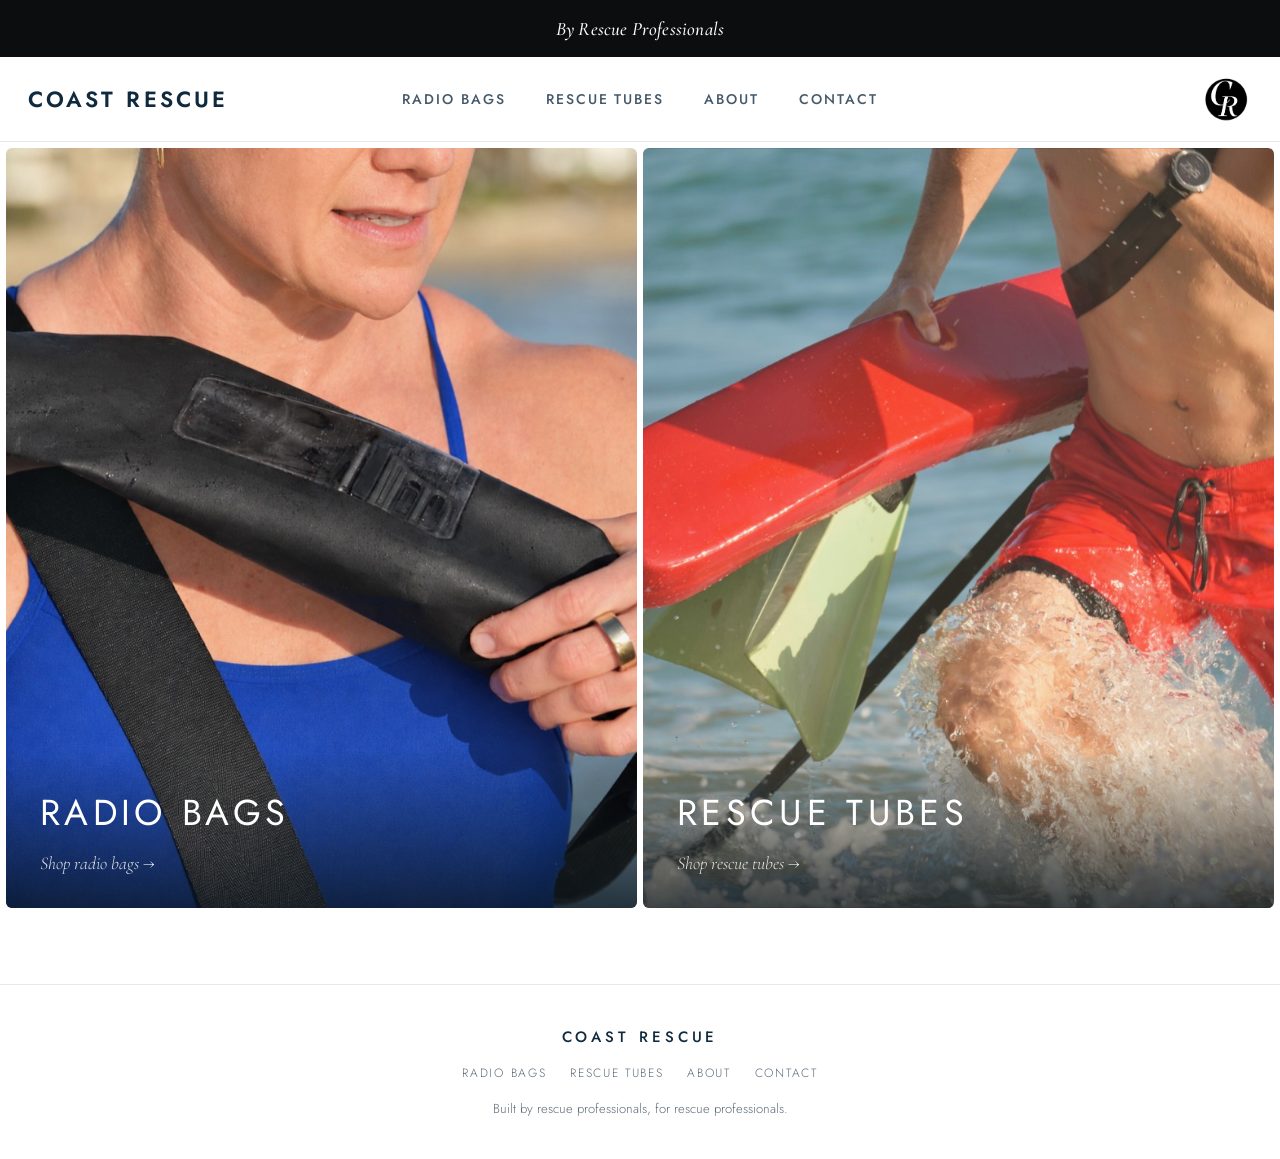
<file: index.html>
<!DOCTYPE html>
<html lang="en">
<head>
<meta charset="UTF-8">
<meta name="viewport" content="width=device-width, initial-scale=1.0">
<title>Coast Rescue — Rescue Tubes &amp; Radio Bags by Rescue Professionals</title>
<meta name="description" content="Coast Rescue builds durable, comfortable, reliable rescue tubes and waterproof radio bags — designed by ocean lifeguards for life in the water.">
<link rel="icon" href="assets/logo.png">
<link rel="preconnect" href="https://fonts.googleapis.com">
<link rel="preconnect" href="https://fonts.gstatic.com" crossorigin>
<link href="https://fonts.googleapis.com/css2?family=Jost:wght@300;400;500;600&family=Cormorant+Garamond:ital,wght@0,400;0,500;1,400;1,500&display=swap" rel="stylesheet">
<link rel="stylesheet" href="styles.css">
</head>
<body>

<div class="tagline-bar">By Rescue Professionals</div>
<header class="site-header">
  <nav class="nav">
    <a class="brand" href="index.html">Coast Rescue</a>
    <button class="nav-toggle" aria-label="Menu" onclick="document.getElementById('navlinks').classList.toggle('open')">&#9776;</button>
    <div class="nav-links" id="navlinks">
      <a href="radio-bags.html">Radio Bags</a>
      <a href="rescue-tubes.html">Rescue Tubes</a>
      <a href="about.html">About</a>
      <a href="contact.html">Contact</a>
    </div>
    <a class="brand-logo" href="index.html" aria-label="Coast Rescue home"><img src="assets/logo.png" alt="Coast Rescue logo"></a>
  </nav>
</header>

<main class="home-hero">
  <a class="hero-tile" href="radio-bags.html">
    <img src="assets/hero-radio.png" alt="Lifeguard with a Coast Rescue waterproof radio bag over the shoulder">
    <div class="label">
      <h2>Radio Bags</h2>
      <span class="go">Shop radio bags &rarr;</span>
    </div>
  </a>
  <a class="hero-tile" href="rescue-tubes.html">
    <img src="assets/hero-tube.jpg" alt="Lifeguard running out of the water with a Coast Rescue rescue tube">
    <div class="label">
      <h2>Rescue Tubes</h2>
      <span class="go">Shop rescue tubes &rarr;</span>
    </div>
  </a>
</main>

<footer class="site-footer">
  <div class="fname">Coast Rescue</div>
  <div class="flinks">
    <a href="radio-bags.html">Radio Bags</a>
    <a href="rescue-tubes.html">Rescue Tubes</a>
    <a href="about.html">About</a>
    <a href="contact.html">Contact</a>
  </div>
  <div>Built by rescue professionals, for rescue professionals.</div>
</footer>

</body>
</html>
</file>
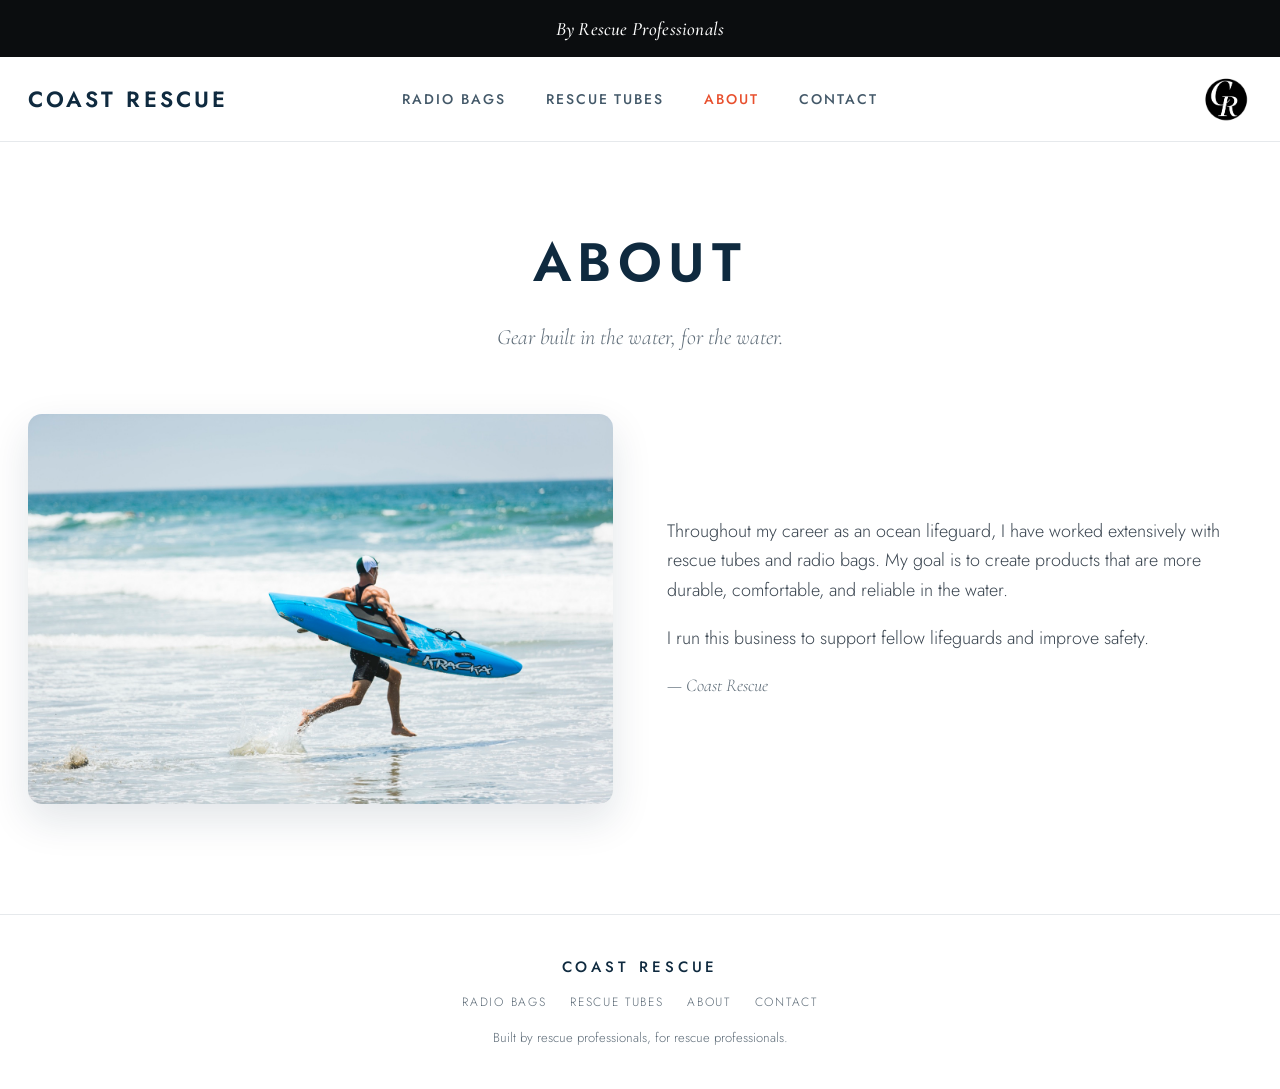
<file: about.html>
<!DOCTYPE html>
<html lang="en">
<head>
<meta charset="UTF-8">
<meta name="viewport" content="width=device-width, initial-scale=1.0">
<title>About — Coast Rescue</title>
<meta name="description" content="Coast Rescue is run by an ocean lifeguard building more durable, comfortable, and reliable rescue gear to support fellow lifeguards and improve safety.">
<link rel="icon" href="assets/logo.png">
<link rel="preconnect" href="https://fonts.googleapis.com">
<link rel="preconnect" href="https://fonts.gstatic.com" crossorigin>
<link href="https://fonts.googleapis.com/css2?family=Jost:wght@300;400;500;600&family=Cormorant+Garamond:ital,wght@0,400;0,500;1,400;1,500&display=swap" rel="stylesheet">
<link rel="stylesheet" href="styles.css">
</head>
<body>

<div class="tagline-bar">By Rescue Professionals</div>
<header class="site-header">
  <nav class="nav">
    <a class="brand" href="index.html">Coast Rescue</a>
    <button class="nav-toggle" aria-label="Menu" onclick="document.getElementById('navlinks').classList.toggle('open')">&#9776;</button>
    <div class="nav-links" id="navlinks">
      <a href="radio-bags.html">Radio Bags</a>
      <a href="rescue-tubes.html">Rescue Tubes</a>
      <a href="about.html" class="active">About</a>
      <a href="contact.html">Contact</a>
    </div>
    <a class="brand-logo" href="index.html" aria-label="Coast Rescue home"><img src="assets/logo.png" alt="Coast Rescue logo"></a>
  </nav>
</header>

<div class="page">
  <div class="page-head">
    <h1>About</h1>
    <p>Gear built in the water, for the water.</p>
  </div>

  <section class="about-grid">
    <img src="assets/about.jpg" alt="Ocean lifeguard at the coast">
    <div class="about-copy">
      <p>Throughout my career as an ocean lifeguard, I have worked extensively with rescue tubes and radio bags. My goal is to create products that are more durable, comfortable, and reliable in the water.</p>
      <p>I run this business to support fellow lifeguards and improve safety.</p>
      <p class="sig">— Coast Rescue</p>
    </div>
  </section>
</div>

<footer class="site-footer">
  <div class="fname">Coast Rescue</div>
  <div class="flinks">
    <a href="radio-bags.html">Radio Bags</a>
    <a href="rescue-tubes.html">Rescue Tubes</a>
    <a href="about.html">About</a>
    <a href="contact.html">Contact</a>
  </div>
  <div>Built by rescue professionals, for rescue professionals.</div>
</footer>

</body>
</html>
</file>
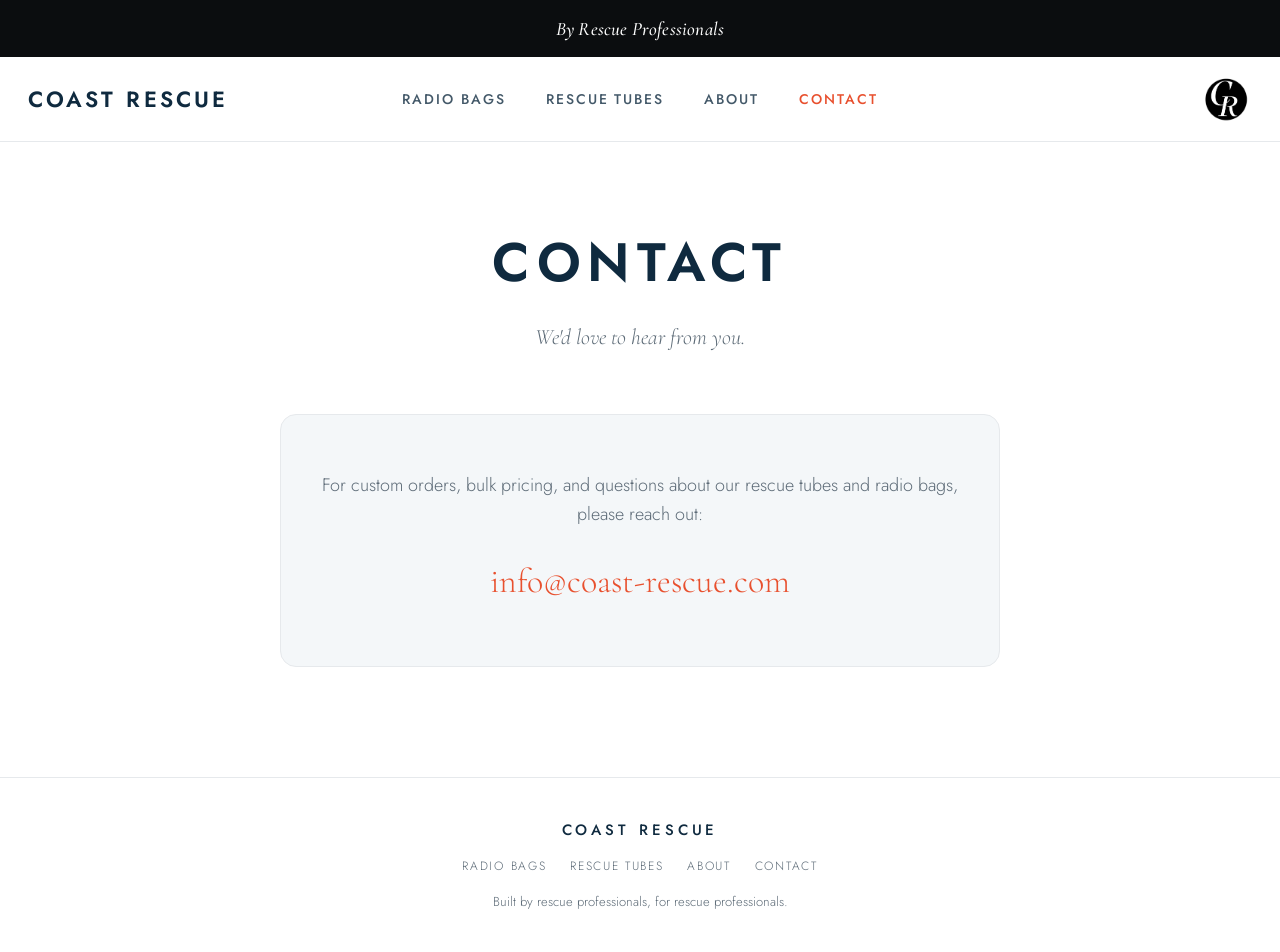
<file: contact.html>
<!DOCTYPE html>
<html lang="en">
<head>
<meta charset="UTF-8">
<meta name="viewport" content="width=device-width, initial-scale=1.0">
<title>Contact — Coast Rescue</title>
<meta name="description" content="Contact Coast Rescue for custom orders and questions about rescue tubes and waterproof radio bags.">
<link rel="icon" href="assets/logo.png">
<link rel="preconnect" href="https://fonts.googleapis.com">
<link rel="preconnect" href="https://fonts.gstatic.com" crossorigin>
<link href="https://fonts.googleapis.com/css2?family=Jost:wght@300;400;500;600&family=Cormorant+Garamond:ital,wght@0,400;0,500;1,400;1,500&display=swap" rel="stylesheet">
<link rel="stylesheet" href="styles.css">
</head>
<body>

<div class="tagline-bar">By Rescue Professionals</div>
<header class="site-header">
  <nav class="nav">
    <a class="brand" href="index.html">Coast Rescue</a>
    <button class="nav-toggle" aria-label="Menu" onclick="document.getElementById('navlinks').classList.toggle('open')">&#9776;</button>
    <div class="nav-links" id="navlinks">
      <a href="radio-bags.html">Radio Bags</a>
      <a href="rescue-tubes.html">Rescue Tubes</a>
      <a href="about.html">About</a>
      <a href="contact.html" class="active">Contact</a>
    </div>
    <a class="brand-logo" href="index.html" aria-label="Coast Rescue home"><img src="assets/logo.png" alt="Coast Rescue logo"></a>
  </nav>
</header>

<div class="page">
  <div class="page-head">
    <h1>Contact</h1>
    <p>We'd love to hear from you.</p>
  </div>

  <div class="contact-wrap">
    <div class="contact-card">
      <p>For custom orders, bulk pricing, and questions about our rescue tubes and radio bags, please reach out:</p>
      <a class="email" href="mailto:info@coast-rescue.com">info@coast-rescue.com</a>
    </div>
  </div>
</div>

<footer class="site-footer">
  <div class="fname">Coast Rescue</div>
  <div class="flinks">
    <a href="radio-bags.html">Radio Bags</a>
    <a href="rescue-tubes.html">Rescue Tubes</a>
    <a href="about.html">About</a>
    <a href="contact.html">Contact</a>
  </div>
  <div>Built by rescue professionals, for rescue professionals.</div>
</footer>

</body>
</html>
</file>
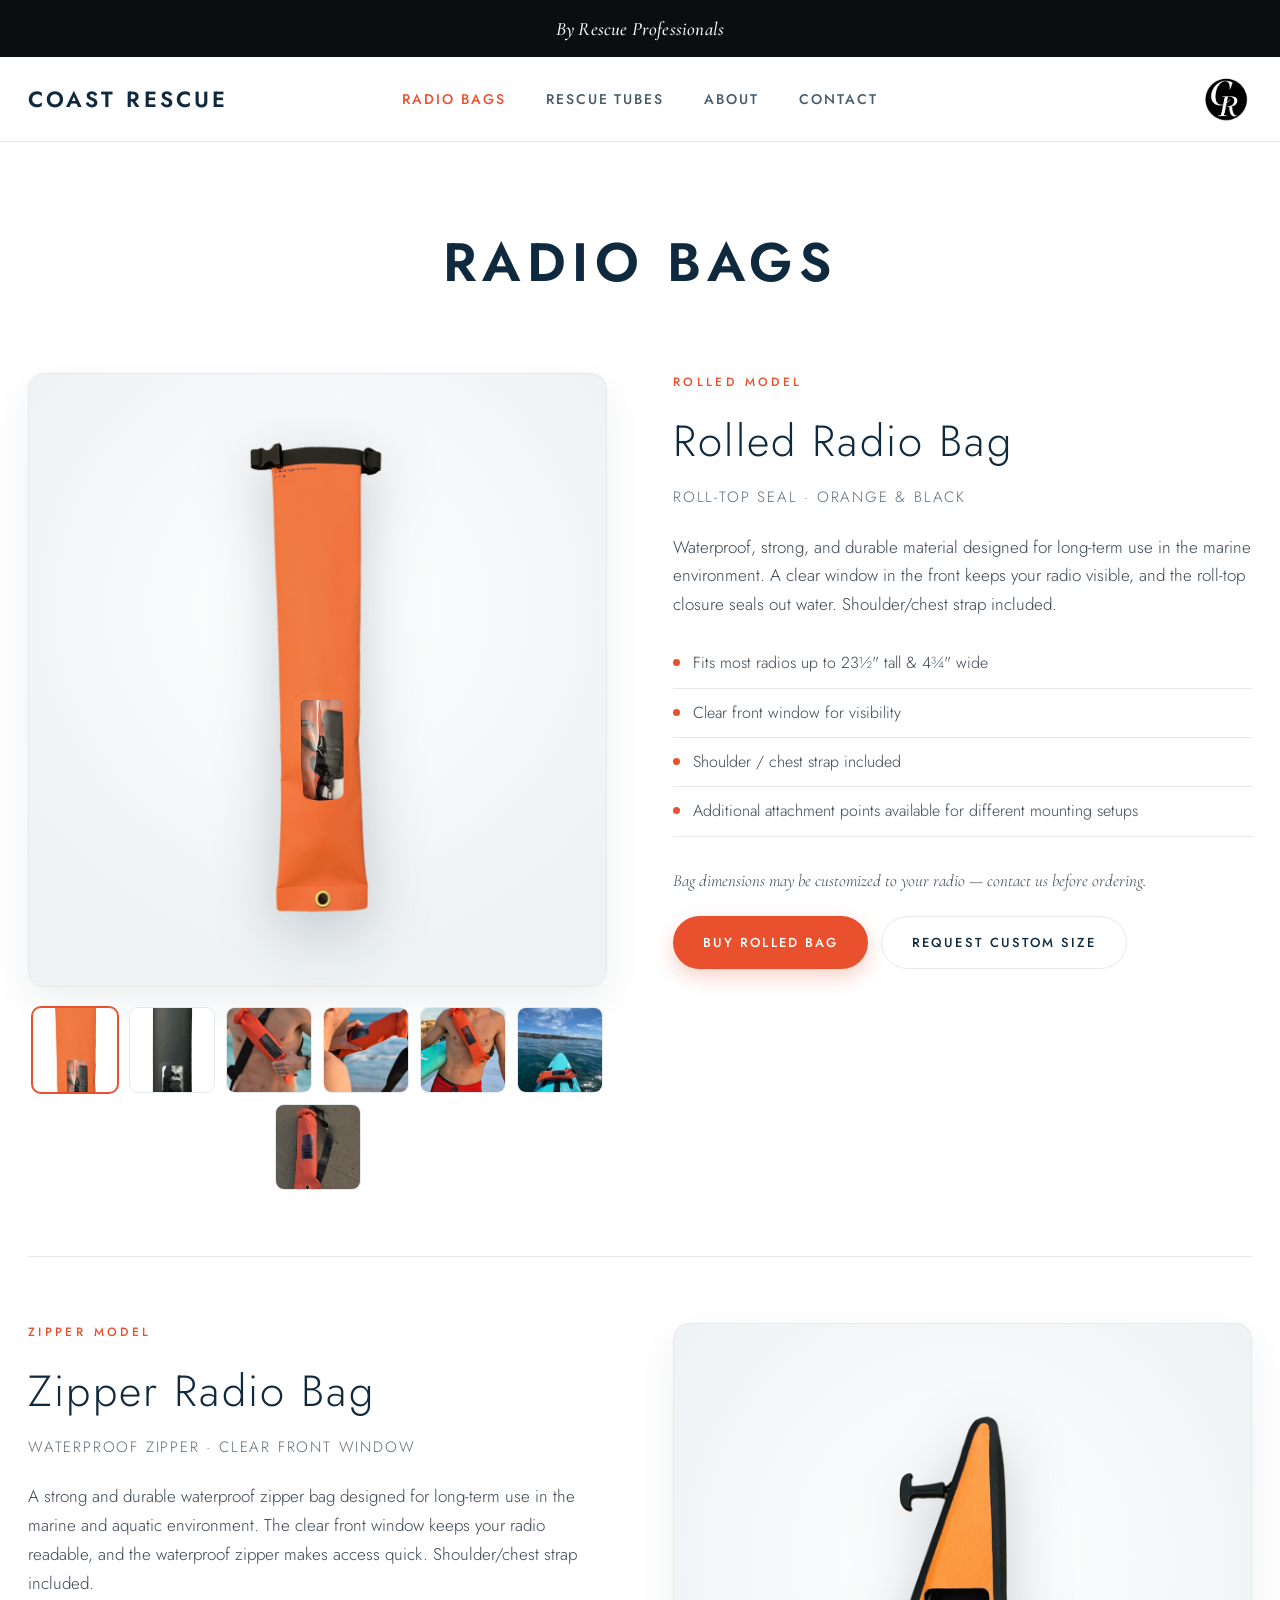
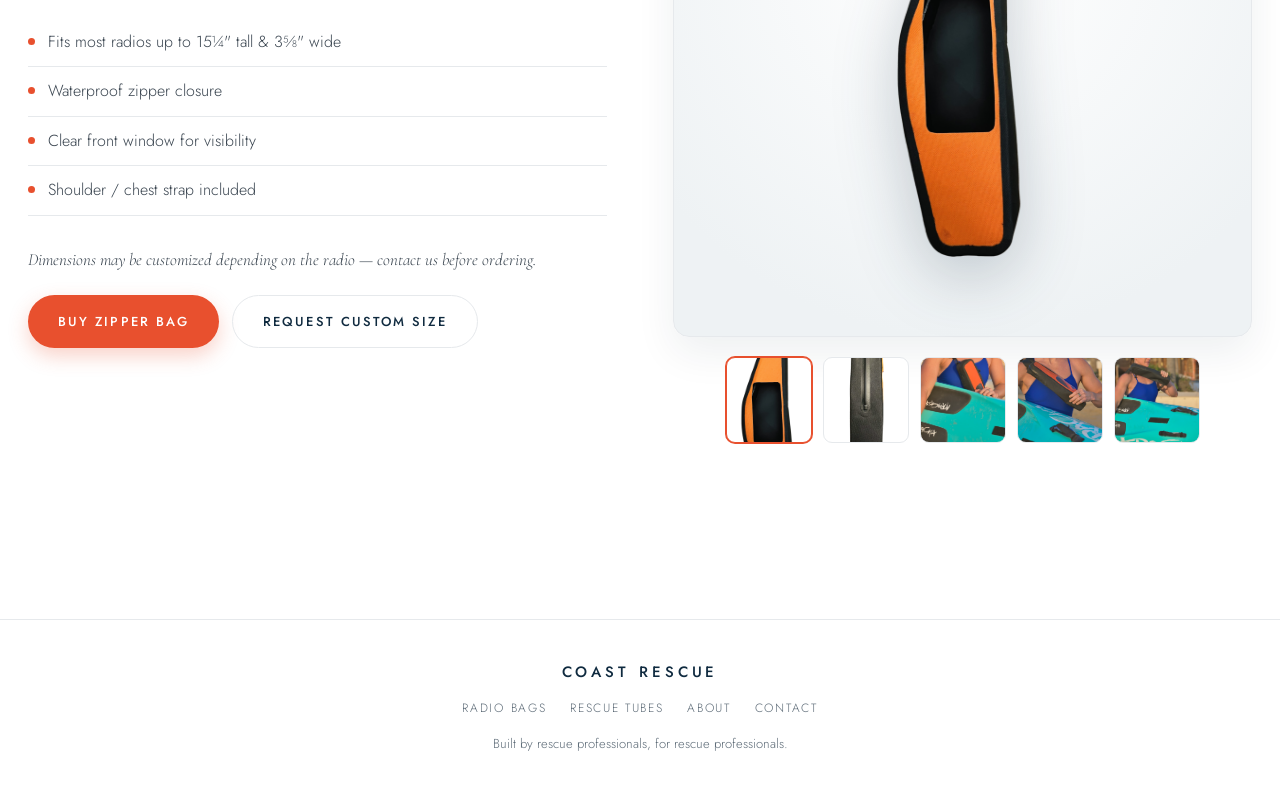
<file: radio-bags.html>
<!DOCTYPE html>
<html lang="en">
<head>
<meta charset="UTF-8">
<meta name="viewport" content="width=device-width, initial-scale=1.0">
<title>Radio Bags — Coast Rescue</title>
<meta name="description" content="Waterproof, durable radio bags for the marine environment — rolled and zipper models with a clear front window. Shoulder/chest strap included. Custom sizing available.">
<link rel="icon" href="assets/logo.png">
<link rel="preconnect" href="https://fonts.googleapis.com">
<link rel="preconnect" href="https://fonts.gstatic.com" crossorigin>
<link href="https://fonts.googleapis.com/css2?family=Jost:wght@300;400;500;600&family=Cormorant+Garamond:ital,wght@0,400;0,500;1,400;1,500&display=swap" rel="stylesheet">
<link rel="stylesheet" href="styles.css">
</head>
<body>

<div class="tagline-bar">By Rescue Professionals</div>
<header class="site-header">
  <nav class="nav">
    <a class="brand" href="index.html">Coast Rescue</a>
    <button class="nav-toggle" aria-label="Menu" onclick="document.getElementById('navlinks').classList.toggle('open')">&#9776;</button>
    <div class="nav-links" id="navlinks">
      <a href="radio-bags.html" class="active">Radio Bags</a>
      <a href="rescue-tubes.html">Rescue Tubes</a>
      <a href="about.html">About</a>
      <a href="contact.html">Contact</a>
    </div>
    <a class="brand-logo" href="index.html" aria-label="Coast Rescue home"><img src="assets/logo.png" alt="Coast Rescue logo"></a>
  </nav>
</header>

<div class="page">
  <div class="page-head">
    <h1>Radio Bags</h1>
  </div>

  <!-- Rolled Bag -->
  <section class="product">
    <div class="product-gallery">
      <div class="product-media">
        <img src="assets/rolled-orange.png" alt="Coast Rescue rolled waterproof radio bag in orange">
      </div>
      <div class="thumbs">
        <button class="thumb active" type="button"><img src="assets/rolled-orange.png" alt="Rolled radio bag in orange"></button>
        <button class="thumb" type="button"><img src="assets/rolled-black.png" alt="Rolled radio bag in black"></button>
        <button class="thumb" type="button"><img src="assets/rolled-life-1.png" alt="Lifeguard running holding the radio bag"></button>
        <button class="thumb" type="button"><img src="assets/rolled-radio-mouth.png" alt="Lifeguard talking into a radio in the orange bag"></button>
        <button class="thumb" type="button"><img src="assets/rolled-profile.png" alt="Radio visible through the bag's clear window, worn across the chest"></button>
        <button class="thumb" type="button"><img src="assets/rolled-paddleboard.png" alt="Radio bag strapped to a paddleboard on the water"></button>
        <button class="thumb" type="button"><img src="assets/rolled-life-2.png" alt="Radio bag resting in the sand"></button>
      </div>
    </div>
    <div class="product-info">
      <div class="eyebrow">Rolled Model</div>
      <h2>Rolled Radio Bag</h2>
      <p class="sub">Roll-top seal &middot; orange &amp; black</p>
      <p>Waterproof, strong, and durable material designed for long-term use in the marine environment. A clear window in the front keeps your radio visible, and the roll-top closure seals out water. Shoulder/chest strap included.</p>
      <ul class="specs">
        <li>Fits most radios up to 23&frac12;&quot; tall &amp; 4&frac34;&quot; wide</li>
        <li>Clear front window for visibility</li>
        <li>Shoulder / chest strap included</li>
        <li>Additional attachment points available for different mounting setups</li>
      </ul>
      <p class="price">Bag dimensions may be customized to your radio — contact us before ordering.</p>
      <div class="btn-row">
        <a class="btn btn-primary" href="https://checkout.square.site/merchant/MLB7DEGT270Q4/checkout/UKSWK2ZDPJLP7Y6W42RCUIJO" target="_blank" rel="noopener">Buy Rolled Bag</a>
        <a class="btn btn-outline" href="contact.html">Request Custom Size</a>
      </div>
    </div>
  </section>

  <!-- Zipper Bag -->
  <section class="product reverse">
    <div class="product-gallery">
      <div class="product-media">
        <img src="assets/zipper.png" alt="Coast Rescue zipper waterproof radio bag">
      </div>
      <div class="thumbs">
        <button class="thumb active" type="button"><img src="assets/zipper.png" alt="Zipper radio bag front"></button>
        <button class="thumb" type="button"><img src="assets/zipper-side.png" alt="Side view of the zipper radio bag"></button>
        <button class="thumb" type="button"><img src="assets/zipper-life-1.jpg" alt="Zipper radio bag in use"></button>
        <button class="thumb" type="button"><img src="assets/zipper-2.jpg" alt="Zipper radio bag detail"></button>
        <button class="thumb" type="button"><img src="assets/zipper-3.jpg" alt="Zipper radio bag detail"></button>
      </div>
    </div>
    <div class="product-info">
      <div class="eyebrow">Zipper Model</div>
      <h2>Zipper Radio Bag</h2>
      <p class="sub">Waterproof zipper &middot; clear front window</p>
      <p>A strong and durable waterproof zipper bag designed for long-term use in the marine and aquatic environment. The clear front window keeps your radio readable, and the waterproof zipper makes access quick. Shoulder/chest strap included.</p>
      <ul class="specs">
        <li>Fits most radios up to 15&frac14;&quot; tall &amp; 3&frac58;&quot; wide</li>
        <li>Waterproof zipper closure</li>
        <li>Clear front window for visibility</li>
        <li>Shoulder / chest strap included</li>
      </ul>
      <p class="price">Dimensions may be customized depending on the radio — contact us before ordering.</p>
      <div class="btn-row">
        <a class="btn btn-primary" href="https://checkout.square.site/merchant/MLB7DEGT270Q4/checkout/N5MATLOF4MBFYW2CEIYKPJTH" target="_blank" rel="noopener">Buy Zipper Bag</a>
        <a class="btn btn-outline" href="contact.html">Request Custom Size</a>
      </div>
    </div>
  </section>
</div>

<script src="gallery.js"></script>

<footer class="site-footer">
  <div class="fname">Coast Rescue</div>
  <div class="flinks">
    <a href="radio-bags.html">Radio Bags</a>
    <a href="rescue-tubes.html">Rescue Tubes</a>
    <a href="about.html">About</a>
    <a href="contact.html">Contact</a>
  </div>
  <div>Built by rescue professionals, for rescue professionals.</div>
</footer>

</body>
</html>
</file>
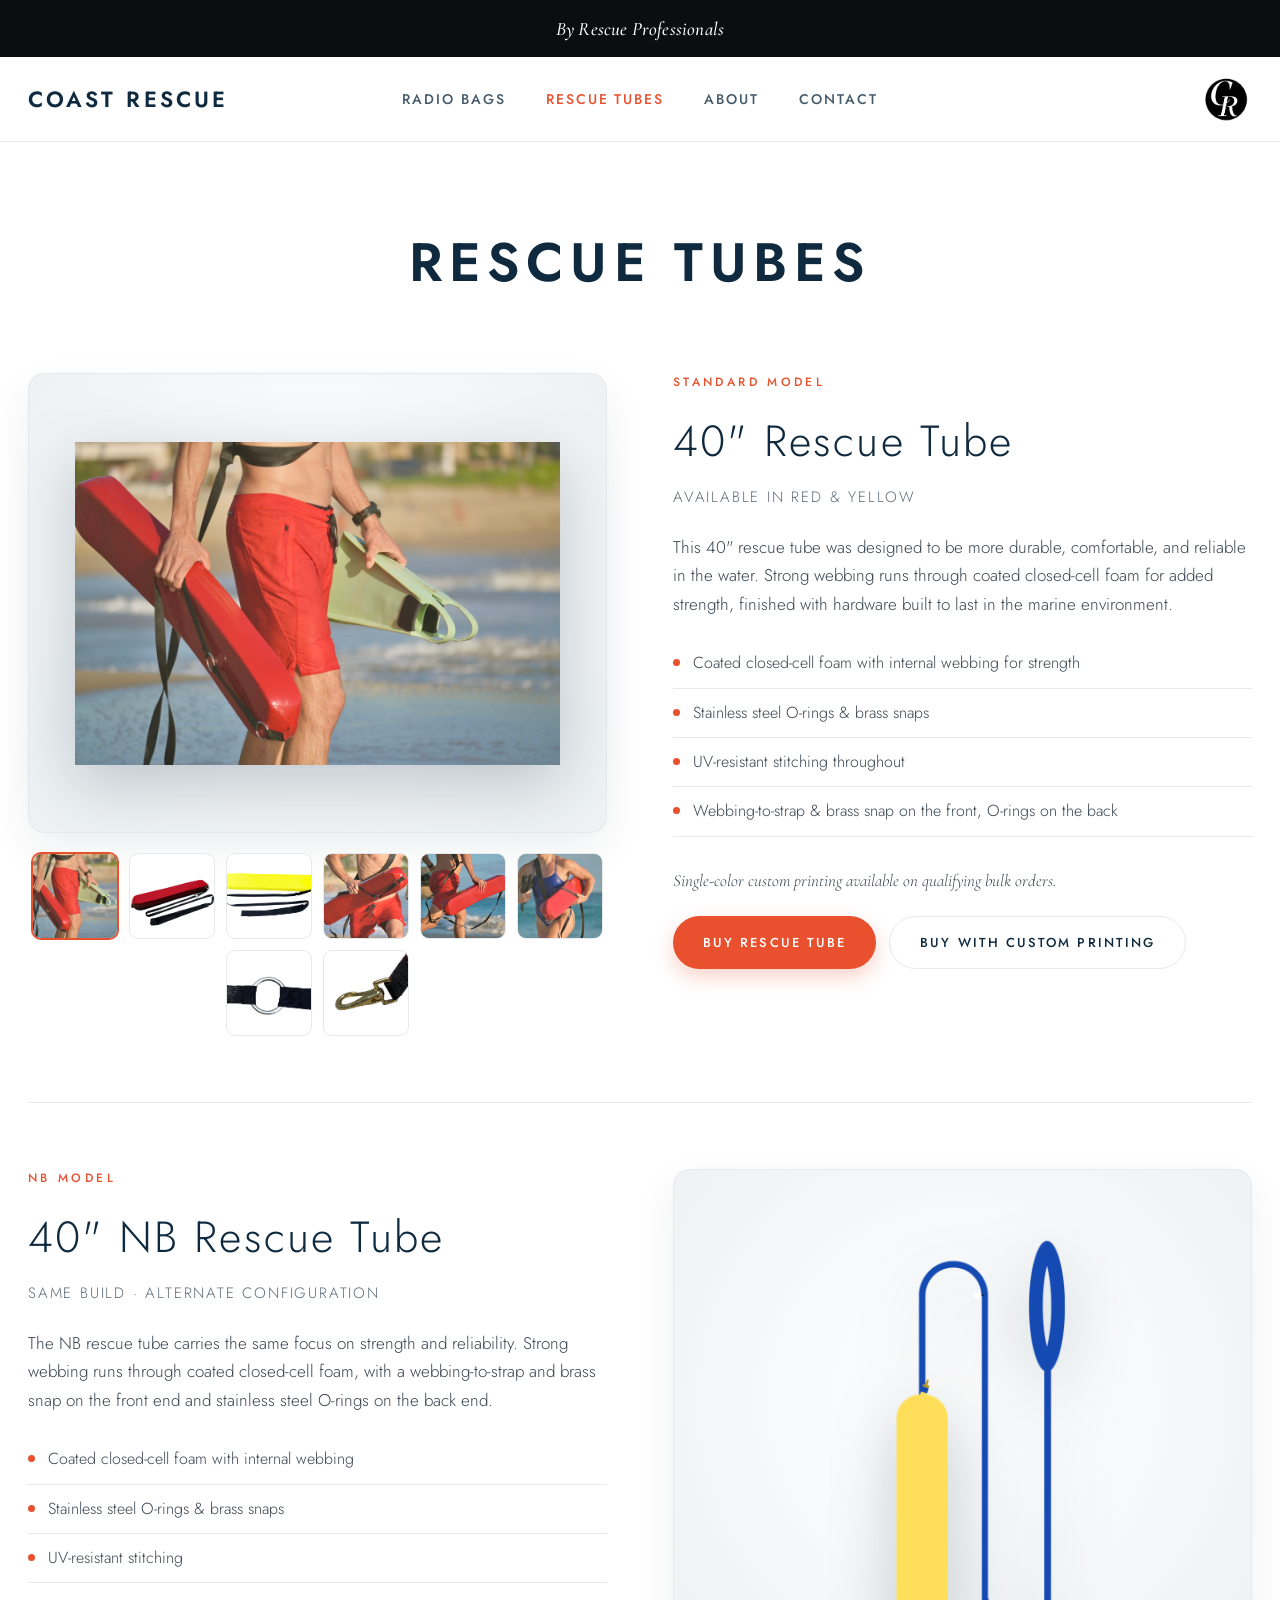
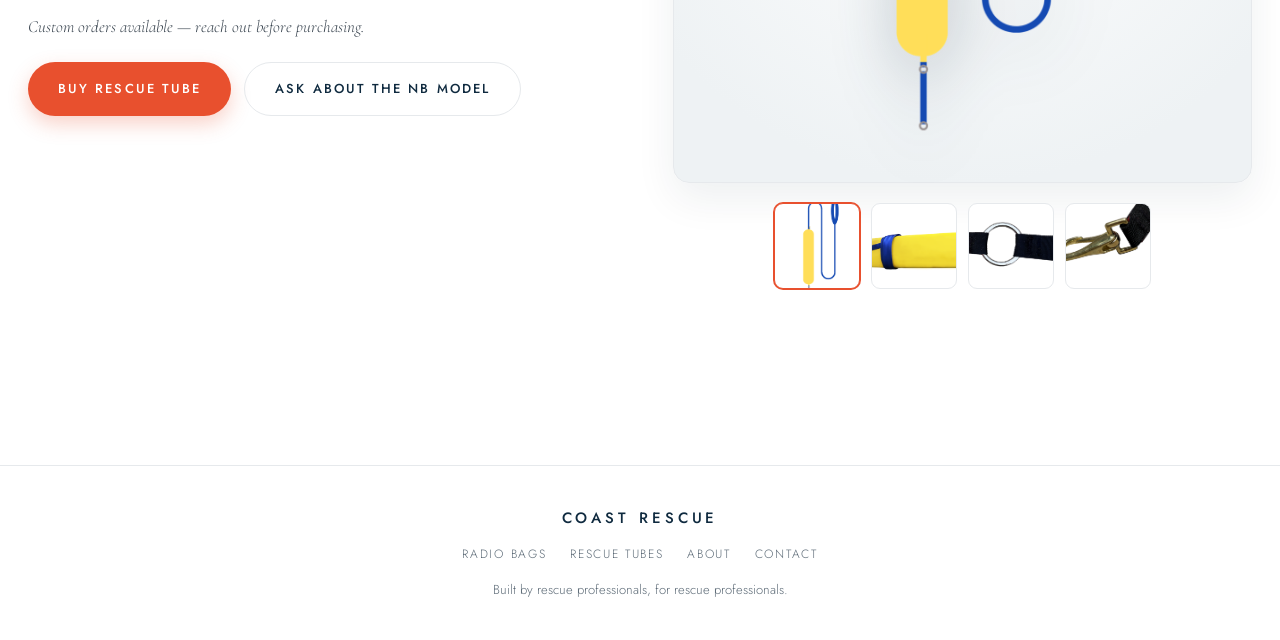
<file: rescue-tubes.html>
<!DOCTYPE html>
<html lang="en">
<head>
<meta charset="UTF-8">
<meta name="viewport" content="width=device-width, initial-scale=1.0">
<title>Rescue Tubes — Coast Rescue</title>
<meta name="description" content="The Coast Rescue 40&quot; rescue tube — coated closed-cell foam, strong internal webbing, stainless steel O-rings and brass snaps. Custom printing available.">
<link rel="icon" href="assets/logo.png">
<link rel="preconnect" href="https://fonts.googleapis.com">
<link rel="preconnect" href="https://fonts.gstatic.com" crossorigin>
<link href="https://fonts.googleapis.com/css2?family=Jost:wght@300;400;500;600&family=Cormorant+Garamond:ital,wght@0,400;0,500;1,400;1,500&display=swap" rel="stylesheet">
<link rel="stylesheet" href="styles.css">
</head>
<body>

<div class="tagline-bar">By Rescue Professionals</div>
<header class="site-header">
  <nav class="nav">
    <a class="brand" href="index.html">Coast Rescue</a>
    <button class="nav-toggle" aria-label="Menu" onclick="document.getElementById('navlinks').classList.toggle('open')">&#9776;</button>
    <div class="nav-links" id="navlinks">
      <a href="radio-bags.html">Radio Bags</a>
      <a href="rescue-tubes.html" class="active">Rescue Tubes</a>
      <a href="about.html">About</a>
      <a href="contact.html">Contact</a>
    </div>
    <a class="brand-logo" href="index.html" aria-label="Coast Rescue home"><img src="assets/logo.png" alt="Coast Rescue logo"></a>
  </nav>
</header>

<div class="page">
  <div class="page-head">
    <h1>Rescue Tubes</h1>
  </div>

  <!-- Standard 40" Rescue Tube -->
  <section class="product">
    <div class="product-gallery">
      <div class="product-media">
        <img src="assets/tube-action-stand.jpg" alt="Lifeguard standing with the Coast Rescue rescue tube and fins">
      </div>
      <div class="thumbs">
        <button class="thumb active" type="button"><img src="assets/tube-action-stand.jpg" alt="Lifeguard standing with the rescue tube and fins"></button>
        <button class="thumb" type="button"><img src="assets/tube-red.png" alt="Red 40 inch rescue tube"></button>
        <button class="thumb" type="button"><img src="assets/tube-yellow.png" alt="Yellow 40 inch rescue tube"></button>
        <button class="thumb" type="button"><img src="assets/tube-life-1.jpg" alt="Lifeguard running with rescue tube"></button>
        <button class="thumb" type="button"><img src="assets/tube-action-run.jpg" alt="Lifeguard running from the surf with the rescue tube"></button>
        <button class="thumb" type="button"><img src="assets/tube-action-woman.jpg" alt="Lifeguard carrying the rescue tube and fins"></button>
        <button class="thumb" type="button"><img src="assets/tube-oring.png" alt="Stainless steel O-ring detail"></button>
        <button class="thumb" type="button"><img src="assets/tube-clip.png" alt="Brass clip detail"></button>
      </div>
    </div>
    <div class="product-info">
      <div class="eyebrow">Standard Model</div>
      <h2>40&quot; Rescue Tube</h2>
      <p class="sub">Available in red &amp; yellow</p>
      <p>This 40&quot; rescue tube was designed to be more durable, comfortable, and reliable in the water. Strong webbing runs through coated closed-cell foam for added strength, finished with hardware built to last in the marine environment.</p>
      <ul class="specs">
        <li>Coated closed-cell foam with internal webbing for strength</li>
        <li>Stainless steel O-rings &amp; brass snaps</li>
        <li>UV-resistant stitching throughout</li>
        <li>Webbing-to-strap &amp; brass snap on the front, O-rings on the back</li>
      </ul>
      <p class="price">Single-color custom printing available on qualifying bulk orders.</p>
      <div class="btn-row">
        <a class="btn btn-primary" href="https://checkout.square.site/merchant/MLB7DEGT270Q4/checkout/OTDZ7FIB5BKUHO5K3ZD5PHVW" target="_blank" rel="noopener">Buy Rescue Tube</a>
        <a class="btn btn-outline" href="https://checkout.square.site/merchant/MLB7DEGT270Q4/checkout/CTNRGZFGPTZOHNUNJNPZLJO4" target="_blank" rel="noopener">Buy with Custom Printing</a>
      </div>
    </div>
  </section>

  <!-- NB Model -->
  <section class="product reverse">
    <div class="product-gallery">
      <div class="product-media">
        <img src="assets/tube-nb.png" alt="Coast Rescue 40 inch NB model rescue tube">
      </div>
      <div class="thumbs">
        <button class="thumb active" type="button"><img src="assets/tube-nb.png" alt="NB rescue tube"></button>
        <button class="thumb" type="button"><img src="assets/tube-nb-2.png" alt="NB rescue tube detail"></button>
        <button class="thumb" type="button"><img src="assets/tube-nb-oring.png" alt="NB stainless steel O-ring"></button>
        <button class="thumb" type="button"><img src="assets/tube-nb-clip.png" alt="NB brass clip"></button>
      </div>
    </div>
    <div class="product-info">
      <div class="eyebrow">NB Model</div>
      <h2>40&quot; NB Rescue Tube</h2>
      <p class="sub">Same build &middot; alternate configuration</p>
      <p>The NB rescue tube carries the same focus on strength and reliability. Strong webbing runs through coated closed-cell foam, with a webbing-to-strap and brass snap on the front end and stainless steel O-rings on the back end.</p>
      <ul class="specs">
        <li>Coated closed-cell foam with internal webbing</li>
        <li>Stainless steel O-rings &amp; brass snaps</li>
        <li>UV-resistant stitching</li>
      </ul>
      <p class="price">Custom orders available — reach out before purchasing.</p>
      <div class="btn-row">
        <a class="btn btn-primary" href="https://checkout.square.site/merchant/MLB7DEGT270Q4/checkout/OTDZ7FIB5BKUHO5K3ZD5PHVW" target="_blank" rel="noopener">Buy Rescue Tube</a>
        <a class="btn btn-outline" href="contact.html">Ask about the NB model</a>
      </div>
    </div>
  </section>
</div>

<script src="gallery.js"></script>

<footer class="site-footer">
  <div class="fname">Coast Rescue</div>
  <div class="flinks">
    <a href="radio-bags.html">Radio Bags</a>
    <a href="rescue-tubes.html">Rescue Tubes</a>
    <a href="about.html">About</a>
    <a href="contact.html">Contact</a>
  </div>
  <div>Built by rescue professionals, for rescue professionals.</div>
</footer>

</body>
</html>
</file>
<file: styles.css>
/* ===== Coast Rescue — clean / basic ===== */
:root{
  --bg:#ffffff;
  --surface:#ffffff;
  --panel:#f4f7f9;
  --line:#e6e9ec;
  --text:#17242d;
  --muted:#5d6b77;
  --accent:#e8502e;        /* rescue red-orange */
  --accent-hover:#c73f20;
  --ink:#0f2a3f;           /* ocean navy */
  --sans:'Jost','Helvetica Neue',Arial,sans-serif;
  --serif:'Cormorant Garamond',Georgia,'Times New Roman',serif;
  --maxw:1280px;
}
*{box-sizing:border-box;}
html{scroll-behavior:smooth;}
body{margin:0;background:var(--bg);color:var(--text);
  font-family:var(--sans);font-weight:300;font-size:17px;line-height:1.65;
  -webkit-font-smoothing:antialiased;}
img{display:block;max-width:100%;}
a{color:inherit;text-decoration:none;}

/* ===== Tagline bar ===== */
.tagline-bar{
  background:#0b0d0f;color:#fff;text-align:center;
  padding:13px 16px;
  font-family:var(--serif);font-style:italic;font-weight:500;
  font-size:19px;letter-spacing:.01em;}

/* ===== Header ===== */
.site-header{position:sticky;top:0;z-index:50;
  background:rgba(255,255,255,.94);backdrop-filter:blur(10px);
  border-bottom:1px solid var(--line);}
.nav{max-width:var(--maxw);margin:0 auto;padding:16px 28px;
  display:grid;grid-template-columns:1fr auto 1fr;align-items:center;gap:20px;}
.brand{justify-self:start;color:var(--ink);
  font-family:var(--sans);font-weight:600;font-size:22px;
  letter-spacing:.14em;text-transform:uppercase;}
.nav-links{justify-self:center;display:flex;gap:40px;align-items:center;}
.nav-links a{font-weight:500;font-size:14px;letter-spacing:.14em;
  text-transform:uppercase;color:var(--ink);opacity:.78;transition:opacity .2s;white-space:nowrap;}
.nav-links a:hover,.nav-links a.active{opacity:1;color:var(--accent);}
.brand-logo{justify-self:end;display:block;line-height:0;}
.brand-logo img{height:52px;width:52px;object-fit:contain;}
.nav-toggle{display:none;background:none;border:0;color:var(--ink);cursor:pointer;padding:6px;font-size:23px;}

/* ===== Home hero (two images) ===== */
.home-hero{display:grid;grid-template-columns:1fr 1fr;gap:6px;
  height:calc(100vh - 128px);min-height:460px;max-height:860px;
  padding:6px;background:var(--bg);}
.hero-tile{position:relative;overflow:hidden;display:block;border-radius:6px;}
.hero-tile img{width:100%;height:100%;object-fit:cover;
  transition:transform .7s ease, filter .5s ease;filter:brightness(.97);}
.hero-tile:hover img{transform:scale(1.045);filter:brightness(.8);}
.hero-tile .label{position:absolute;left:0;right:0;bottom:0;
  padding:34px 34px 30px;color:#fff;
  background:linear-gradient(to top,rgba(8,18,26,.74),rgba(8,18,26,0));}
.hero-tile .label h2{margin:0;font-weight:400;font-size:clamp(24px,3vw,36px);
  letter-spacing:.12em;text-transform:uppercase;color:#fff;}
.hero-tile .label .go{display:inline-flex;align-items:center;gap:9px;margin-top:6px;
  font-family:var(--serif);font-style:italic;font-size:18px;color:rgba(255,255,255,.85);
  transition:gap .25s,color .25s;}
.hero-tile:hover .label .go{gap:16px;color:#ffb49f;}

/* ===== Page shell ===== */
.page{max-width:var(--maxw);margin:0 auto;padding:76px 28px 40px;}
.page-head{text-align:center;margin-bottom:58px;}
.page-head h1{font-weight:600;font-size:clamp(34px,5vw,54px);
  letter-spacing:.12em;text-transform:uppercase;margin:0 0 12px;color:var(--ink);}
.page-head p{color:var(--muted);font-family:var(--serif);font-style:italic;
  font-size:22px;margin:0;}

/* ===== Product block ===== */
.product{display:grid;grid-template-columns:1fr 1fr;gap:66px;align-items:start;
  padding:66px 0;border-top:1px solid var(--line);}
.product:first-of-type{border-top:0;padding-top:8px;}
.product.reverse .product-gallery{order:2;}
.product-gallery{display:flex;flex-direction:column;}
.product-gallery .thumbs{justify-content:center;margin-top:20px;}
.product-media{background:radial-gradient(circle at 50% 38%,#ffffff,#eef2f4 80%);
  border:1px solid var(--line);border-radius:16px;padding:46px;min-height:460px;
  box-shadow:0 16px 40px rgba(15,42,63,.07);
  display:flex;align-items:center;justify-content:center;}
.product-media img{max-height:520px;width:auto;object-fit:contain;
  filter:drop-shadow(0 18px 32px rgba(15,42,63,.24));}
.eyebrow{color:var(--accent);font-size:12px;letter-spacing:.28em;
  text-transform:uppercase;margin-bottom:12px;font-weight:500;}
.product-info h2{font-weight:300;font-size:clamp(30px,3.4vw,44px);
  letter-spacing:.05em;margin:0 0 8px;color:var(--ink);}
.product-info .sub{color:var(--muted);margin:0 0 22px;font-size:15px;
  letter-spacing:.12em;text-transform:uppercase;}
.product-info p{color:#39444f;margin:0 0 20px;font-size:17px;line-height:1.7;}
.specs{list-style:none;padding:0;margin:0 0 30px;}
.specs li{padding:11px 0;border-bottom:1px solid var(--line);
  display:flex;gap:13px;color:#39444f;font-size:16px;}
.specs li::before{content:"";flex:0 0 7px;height:7px;margin-top:9px;background:var(--accent);border-radius:50%;}
.price{font-size:17px;color:var(--muted);margin:0 0 22px;font-family:var(--serif);font-style:italic;}

/* buttons */
.btn-row{display:flex;flex-wrap:wrap;gap:13px;}
.btn{display:inline-flex;align-items:center;gap:10px;padding:15px 30px;border-radius:999px;
  cursor:pointer;font-size:13px;letter-spacing:.16em;text-transform:uppercase;font-weight:500;
  transition:transform .15s, background .2s, border-color .2s, color .2s, box-shadow .2s;}
.btn:hover{transform:translateY(-2px);}
.btn-primary{background:var(--accent);color:#fff;box-shadow:0 8px 20px rgba(232,80,46,.26);}
.btn-primary:hover{background:var(--accent-hover);}
.btn-outline{background:transparent;color:var(--ink);border:1px solid var(--line);}
.btn-outline:hover{border-color:var(--ink);}

/* thumbnails */
.thumbs{display:flex;gap:11px;margin-top:26px;flex-wrap:wrap;}
.thumb{padding:0;margin:0;border:1px solid var(--line);background:#fff;border-radius:9px;
  cursor:pointer;overflow:hidden;line-height:0;
  transition:border-color .2s, transform .15s, box-shadow .2s;}
.thumb img{width:84px;height:84px;object-fit:cover;display:block;}
.thumb:hover{transform:translateY(-2px);box-shadow:0 8px 18px rgba(15,42,63,.12);}
.thumb.active{border-color:var(--accent);box-shadow:0 0 0 1px var(--accent);}

/* ===== About ===== */
.about-grid{display:grid;grid-template-columns:1fr 1fr;gap:54px;align-items:center;}
.about-grid img{border-radius:14px;width:100%;object-fit:cover;max-height:520px;
  box-shadow:0 16px 40px rgba(15,42,63,.12);}
.about-copy p{font-size:18px;color:#39444f;}
.about-copy .sig{font-family:var(--serif);font-style:italic;color:var(--muted);margin-top:18px;}

/* ===== Contact ===== */
.contact-wrap{max-width:720px;margin:0 auto;text-align:center;}
.contact-card{border:1px solid var(--line);border-radius:16px;
  padding:56px 28px;background:var(--panel);}
.contact-card p{color:var(--muted);margin:0 0 24px;font-size:18px;}
.contact-card a.email{font-family:var(--serif);font-size:clamp(24px,4vw,34px);
  color:var(--accent);border-bottom:1px solid transparent;transition:border-color .2s;}
.contact-card a.email:hover{border-color:var(--accent);}

/* ===== Footer ===== */
.site-footer{border-top:1px solid var(--line);margin-top:70px;background:var(--surface);
  padding:40px 28px;text-align:center;color:var(--muted);font-size:13px;}
.site-footer .fname{letter-spacing:.26em;color:var(--ink);font-size:15px;
  text-transform:uppercase;font-weight:500;}
.site-footer a{color:var(--muted);}
.site-footer a:hover{color:var(--text);}
.site-footer .flinks{margin:14px 0;display:flex;gap:24px;justify-content:center;flex-wrap:wrap;}
.site-footer .flinks a{text-transform:uppercase;letter-spacing:.14em;font-size:12px;}

/* ===== Responsive ===== */
@media(max-width:860px){
  .nav{grid-template-columns:auto 1fr auto;}
  .brand{font-size:19px;}
  .brand-logo img{height:42px;width:42px;}
  .home-hero{grid-template-columns:1fr;height:auto;max-height:none;}
  .hero-tile{height:52vh;min-height:300px;}
  .product,.about-grid{grid-template-columns:1fr;gap:28px;}
  .product.reverse .product-gallery{order:0;}
  .nav-links{position:absolute;top:100%;left:0;right:0;flex-direction:column;gap:0;
    background:#fff;border-bottom:1px solid var(--line);
    max-height:0;overflow:hidden;transition:max-height .3s ease;justify-self:stretch;}
  .nav-links.open{max-height:340px;}
  .nav-links a{padding:16px 28px;border-top:1px solid var(--line);width:100%;}
  .nav-toggle{display:block;justify-self:center;}
}
</file>
